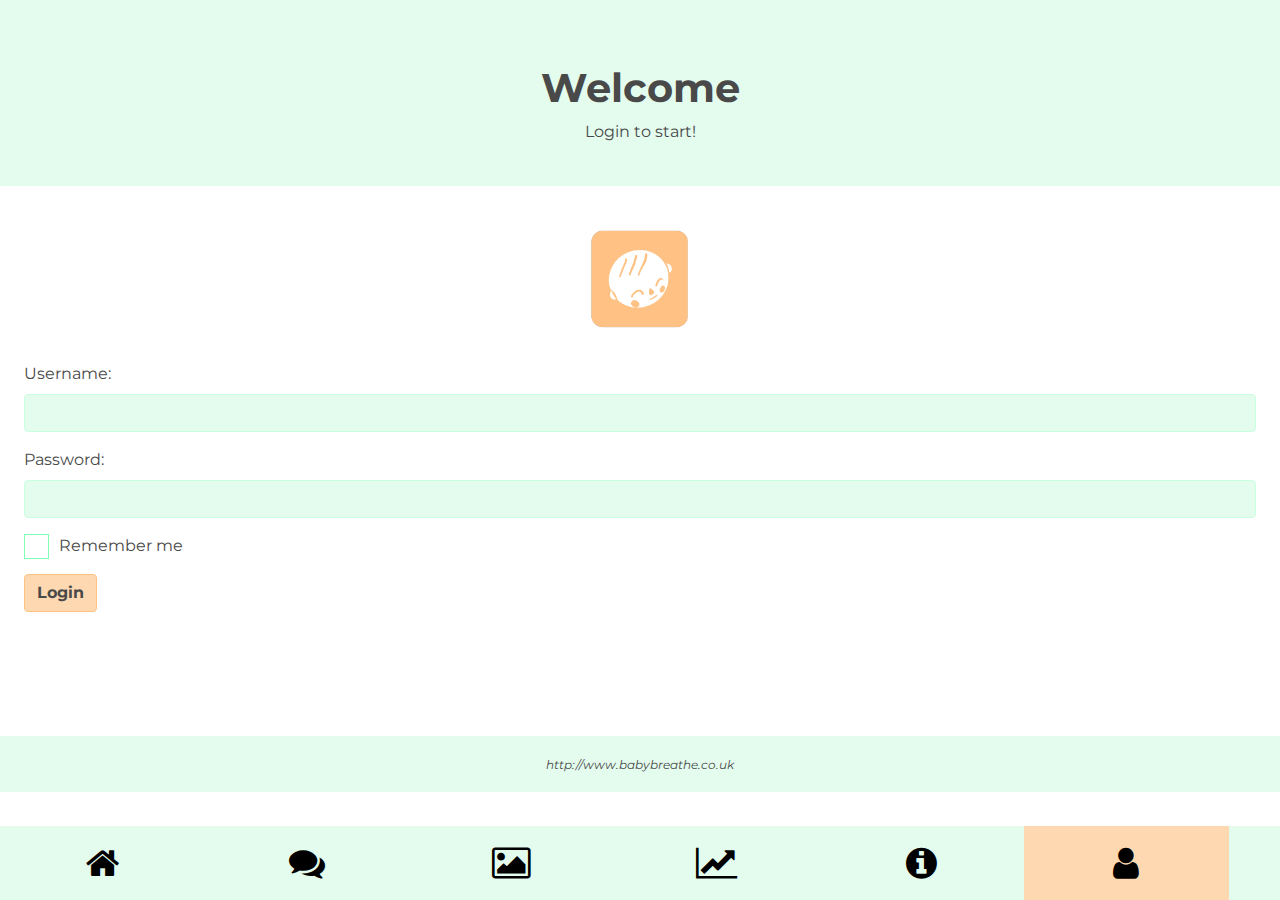
<file: HCI_site/Source_Code/index.html>
﻿<!DOCTYPE html>

<html lang="en" xmlns="http://www.w3.org/1999/xhtml">
<head>
    <!--Required meta tags-->
    <meta charset="utf-8" />
    <meta name="viewport" content="width=device-width, initial-scale=1, shrink-to-fit=no">

    <!--Bootstrap-->
    <link rel="stylesheet" href="https://stackpath.bootstrapcdn.com/bootstrap/4.3.1/css/bootstrap.min.css" integrity="sha384-ggOyR0iXCbMQv3Xipma34MD+dH/1fQ784/j6cY/iJTQUOhcWr7x9JvoRxT2MZw1T" crossorigin="anonymous">

    <!--CSS files-->
    <link rel="stylesheet" href="styles/styles.css" />
    <link rel="stylesheet" href="https://fonts.googleapis.com/css?family=Montserrat">
        <link rel="stylesheet" href="https://cdnjs.cloudflare.com/ajax/libs/font-awesome/4.7.0/css/font-awesome.min.css">

    <title>BabyBreathe - Login</title>
</head>
<body>
            <div class="icon-bar">
  <a  href=homepage.html><i class="fa fa-home"></i></a> 
  <a href="forum.html"><i class="fa fa-comments"></i></a> 
  <a href="#"><i class="fa fa-image"></i></a> 
  <a href="stats.html"><i class="fa fa-line-chart"></i></a>
  <a href="facts.html"><i class="fa fa-info-circle"></i></a> 
    <a class="active" href="index.html"><i class="fa fa-user"></i></a> 
</div>
    
    <div class="content">
    <div class="jumbotron jumbotron-fluid text-center">
        <div class="container-fluid">
            <h1>Welcome</h1>
            <p>Login to start!</p>
        </div>
    </div>
    
    


    <div class="d-flex justify-content-center" id="logo">
        <img src="images\Logo.png" alt="Baby breathe logo" style="width:100px; height:100px" vspace="10">
    </div>
    <form class="p-4">
        <div class="form-group">
            <label for="uname">Username:</label>
            <input type="text" class="form-control" id="uname">
        </div>
        <div class="form-group">
            <label for="pwd">Password:</label>
            <input type="password" class="form-control" id="pwd">
        </div>
        <div class="form-group form-check p-0">
            <label class="form-check-label">
                <input class="form-check-input" type="checkbox"> Remember me
                <span class="checkmark"></span>
            </label>
        </div>
        <div>
            <button type="submit" class="btn">Login</button>
        </div>
    </form>

    </div>
    <footer class="p-3" id="login_footer">
        <div class="text-center">
            <a href="http://www.babybreathe.co.uk">http://www.babybreathe.co.uk</a>
        </div>
    </footer>

    <!--Bootstrap JS depenencies-->
    <script src="https://code.jquery.com/jquery-3.4.1.slim.min.js" integrity="sha256-pasqAKBDmFT4eHoN2ndd6lN370kFiGUFyTiUHWhU7k8=" crossorigin="anonymous"></script>
    <script src="https://cdnjs.cloudflare.com/ajax/libs/popper.js/1.14.7/umd/popper.min.js" integrity="sha384-UO2eT0CpHqdSJQ6hJty5KVphtPhzWj9WO1clHTMGa3JDZwrnQq4sF86dIHNDz0W1" crossorigin="anonymous"></script>
    <script src="https://stackpath.bootstrapcdn.com/bootstrap/4.3.1/js/bootstrap.min.js" integrity="sha384-JjSmVgyd0p3pXB1rRibZUAYoIIy6OrQ6VrjIEaFf/nJGzIxFDsf4x0xIM+B07jRM" crossorigin="anonymous"></script>

    <!--JS files-->
    <script async src="./javascript/index.js"></script>
</body>
</html>
</file>
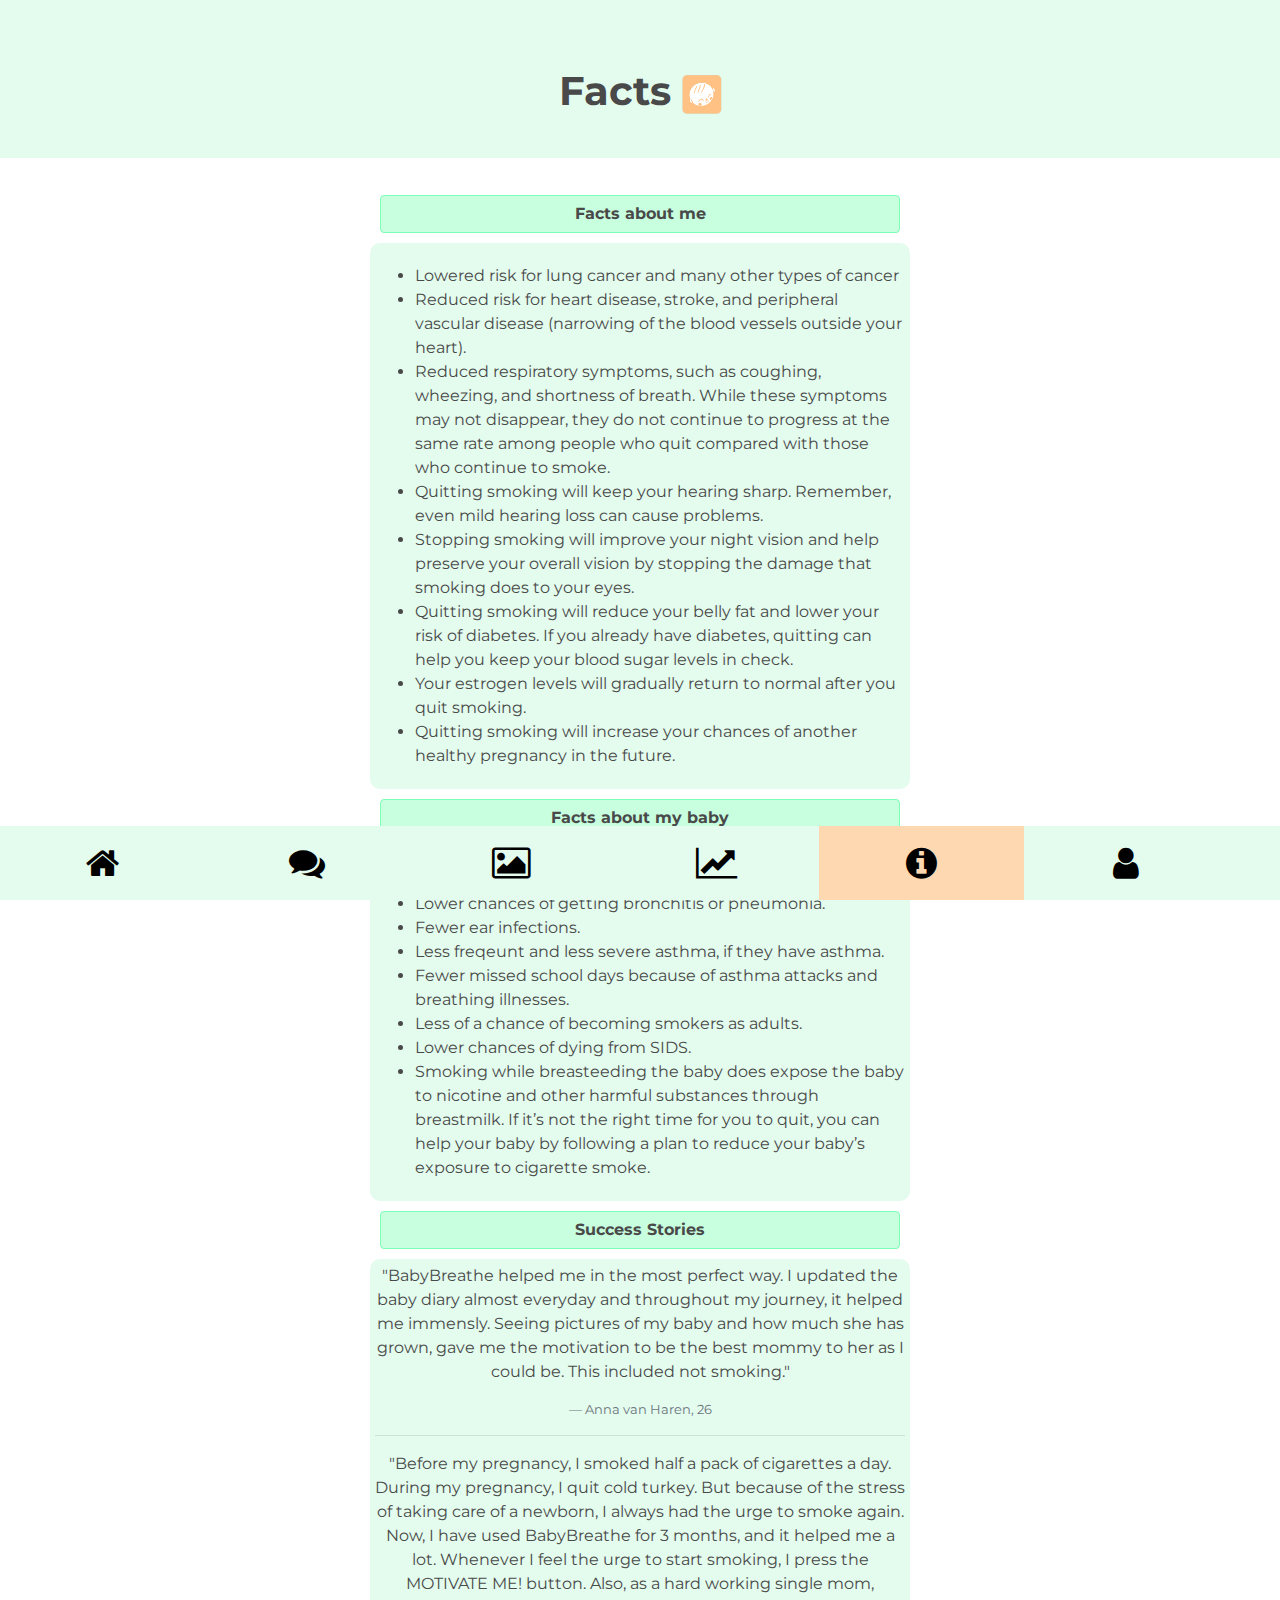
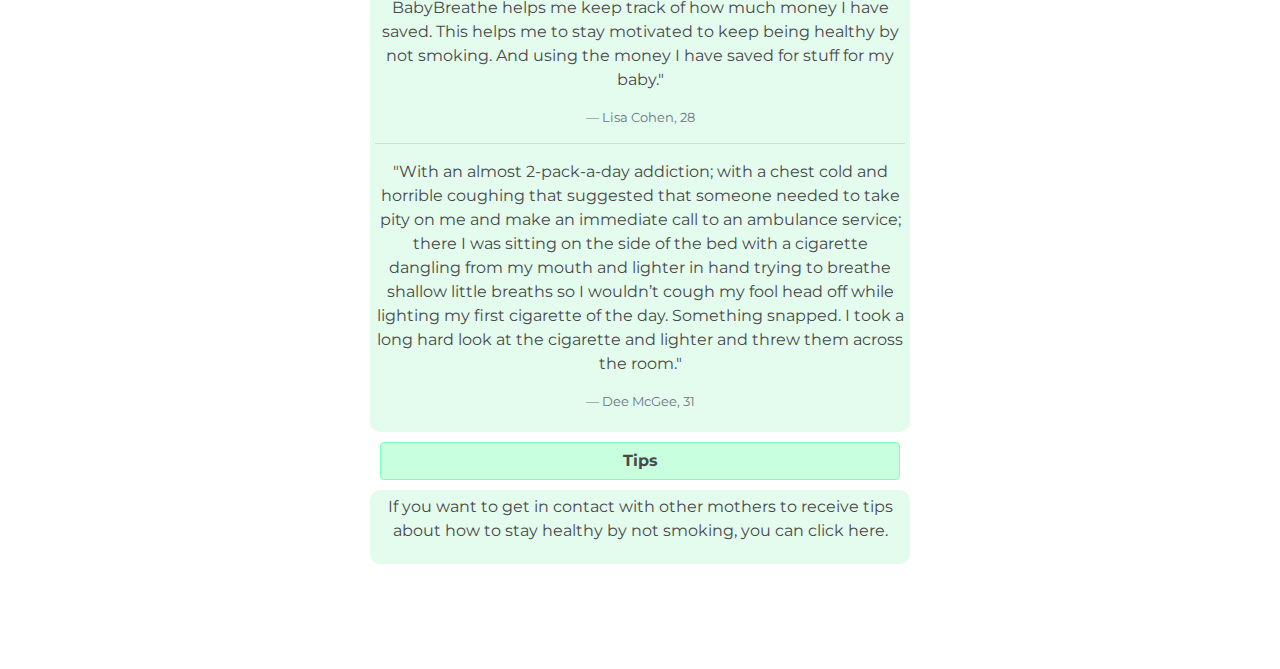
<file: HCI_site/Source_Code/facts.html>
﻿
<!DOCTYPE html>

<html lang="en" xmlns="http://www.w3.org/1999/xhtml">
    <head>
        <!--Required meta tags-->
        <meta charset="utf-8" />
        <meta name="viewport" content="width=device-width, initial-scale=1, shrink-to-fit=no">

        <!--Bootstrap-->
        <link rel="stylesheet" href="https://stackpath.bootstrapcdn.com/bootstrap/4.3.1/css/bootstrap.min.css" integrity="sha384-ggOyR0iXCbMQv3Xipma34MD+dH/1fQ784/j6cY/iJTQUOhcWr7x9JvoRxT2MZw1T" crossorigin="anonymous">

        <!--CSS files-->
        <link rel="stylesheet" href="styles/styles.css" />
        <link rel="stylesheet" href="https://fonts.googleapis.com/css?family=Montserrat">
        <link rel="stylesheet" href="https://cdnjs.cloudflare.com/ajax/libs/font-awesome/4.7.0/css/font-awesome.min.css">

        <title>BabyBreathe - Facts</title>
    </head>
    <body>
        
                        <div class="icon-bar">
  <a href=homepage.html><i class="fa fa-home"></i></a> 
  <a href="forum.html"><i class="fa fa-comments"></i></a> 
  <a href="#"><i class="fa fa-image"></i></a> 
  <a href="stats.html"><i class="fa fa-line-chart"></i></a>
  <a class="active" href="facts.html"><i class="fa fa-info-circle"></i></a> 
    <a href="index.html"><i class="fa fa-user"></i></a> 
</div>
        
        <div class="content">
        <div class="jumbotron jumbotron-fluid text-center">
            <div class="container">
                <h1>Facts <img src="images\Logo.png" alt="Baby breathe logo" style="width:40px;height:40px" vspace="10"></h1>
            </div>
        </div>
        


        <div class="container">

            <div class="row justify-content-center">
                <div class="col-sm-6 padded">
                    <button type="button" class="btn btn2 btn-block text-center" id="MommyFacts" onclick="toggleHideElement('#MommyFactsText')">Facts about me</button>
                </div>
            </div>

            <div class="row justify-content-center">
                <div class="col-sm-6">
                    <div id="MommyFactsText" class="factstext">
                        <p>
                            <ul>
                                <li>Lowered risk for lung cancer and many other types of cancer</li>
                                <li>Reduced risk for heart disease, stroke, and peripheral vascular disease (narrowing of the blood vessels outside your heart).</li>
                                <li>Reduced respiratory symptoms, such as coughing, wheezing, and shortness of breath. While these symptoms may not disappear, they do not continue to progress at the same rate among people who quit compared with those who continue to smoke. </li>
                                <li>Quitting smoking will keep your hearing sharp. Remember, even mild hearing loss can cause problems. </li>
                                <li>Stopping smoking will improve your night vision and help preserve your overall vision by stopping the damage that smoking does to your eyes. </li>
                                <li>Quitting smoking will reduce your belly fat and lower your risk of diabetes. If you already have diabetes, quitting can help you keep your blood sugar levels in check.</li>
                                <li>Your estrogen levels will gradually return to normal after you quit smoking. </li>
                                <li>Quitting smoking will increase your chances of another healthy pregnancy in the future. </li>
                            </ul>
                        </p>
                    </div>
                </div>
            </div>

            <div class="row justify-content-center">
                <div class="col-sm-6 padded">
                    <button type="button" class="btn btn2 btn-block text-center" id="BabyFacts" onclick="toggleHideElement('#BabyFactsText')">Facts about my baby</button>
                </div>
            </div>

            <div class="row justify-content-center">
                <div class="col-sm-6">
                    <div id="BabyFactsText" class="factstext">
                        <p>
                            <ul>
                                <li>Fewer coughs and chest colds.</li>
                                <li>Lower chances of getting bronchitis or pneumonia.</li>
                                <li>Fewer ear infections.</li>
                                <li>Less freqeunt and less severe asthma, if they have asthma.</li>
                                <li>Fewer missed school days because of asthma attacks and breathing illnesses.</li>
                                <li>Less of a chance of becoming smokers as adults.</li>
                                <li>Lower chances of dying from SIDS.</li>
                                <li>Smoking while breasteeding the baby does expose the baby to nicotine and other harmful substances through breastmilk. If it’s not the right time for you to quit, you can help your baby by following a plan to reduce your baby’s exposure to cigarette smoke.</li>
                            </ul>
                        </p>
                    </div>
                </div>
            </div>

            <div class="row justify-content-center">
                <div class="col-sm-6 padded">
                    <button type="button" class="btn btn2 btn-block text-center" id="SuccessStories" onclick="toggleHideElement('#SuccessStoriesText')">Success Stories</button>
                </div>
            </div>

            <div class="row justify-content-center">
                <div class="col-sm-6">
                    <div id="SuccessStoriesText" class="factstext">
                        <blockquote class="blockquote text-center">
                            <p>"BabyBreathe helped me in the most perfect way. I updated the baby diary almost everyday and throughout my journey, it helped me immensly. Seeing pictures of my baby and how much she has grown, gave me the motivation to be the best mommy to her as I could be. This included not smoking."</p>
                            <footer class="blockquote-footer">Anna van Haren, 26</footer>
                        </blockquote>
                        <hr />
                        <blockquote class="blockquote text-center">
                            <p>"Before my pregnancy, I smoked half a pack of cigarettes a day. During my pregnancy, I quit cold turkey. But because of the stress of taking care of a newborn, I always had the urge to smoke again. Now, I have used BabyBreathe for 3 months, and it helped me a lot. Whenever I feel the urge to start smoking, I press the MOTIVATE ME! button. Also, as a hard working single mom, BabyBreathe helps me keep track of how much money I have saved. This helps me to stay motivated to keep being healthy by not smoking. And using the money I have saved for stuff for my baby."</p>
                            <footer class="blockquote-footer">Lisa Cohen, 28</footer>
                        </blockquote>
                        <hr />
                        <blockquote class="blockquote text-center">
                            <p>"With an almost 2-pack-a-day addiction; with a chest cold and horrible coughing that suggested that someone needed to take pity on me and make an immediate call to an ambulance service; there I was sitting on the side of the bed with a cigarette dangling from my mouth and lighter in hand trying to breathe shallow little breaths so I wouldn’t cough my fool head off while lighting my first cigarette of the day. Something snapped. I took a long hard look at the cigarette and lighter and threw them across the room."</p>
                            <footer class="blockquote-footer">Dee McGee, 31</footer>
                        </blockquote>
                    </div>
                </div>
            </div>

            <div class="row justify-content-center">
                <div class="col-sm-6 padded">
                    <button type="button" class="btn btn2 btn-block text-center" id="Tips" onclick="toggleHideElement('#TipsText')">Tips</button>
                </div>
            </div>

            <div class="row justify-content-center">
                <div class="col-sm-6">
                    <div id="TipsText" class="factstext text-center">
                        <p>If you want to get in contact with other mothers to receive tips about how to stay healthy by not smoking, you can click here.</p> <!--link naar discussion form hier-->
                    </div>
                </div>
            </div>
        </div>

            <!--Bootstrap JS depenencies-->
            <script src="https://code.jquery.com/jquery-3.4.1.slim.min.js" integrity="sha256-pasqAKBDmFT4eHoN2ndd6lN370kFiGUFyTiUHWhU7k8=" crossorigin="anonymous"></script>
            <script src="https://cdnjs.cloudflare.com/ajax/libs/popper.js/1.14.7/umd/popper.min.js" integrity="sha384-UO2eT0CpHqdSJQ6hJty5KVphtPhzWj9WO1clHTMGa3JDZwrnQq4sF86dIHNDz0W1" crossorigin="anonymous"></script>
            <script src="https://stackpath.bootstrapcdn.com/bootstrap/4.3.1/js/bootstrap.min.js" integrity="sha384-JjSmVgyd0p3pXB1rRibZUAYoIIy6OrQ6VrjIEaFf/nJGzIxFDsf4x0xIM+B07jRM" crossorigin="anonymous"></script>

            <!--JS files-->
            <script async src="javascript/index.js"></script>
    </body>
</html>
</file>
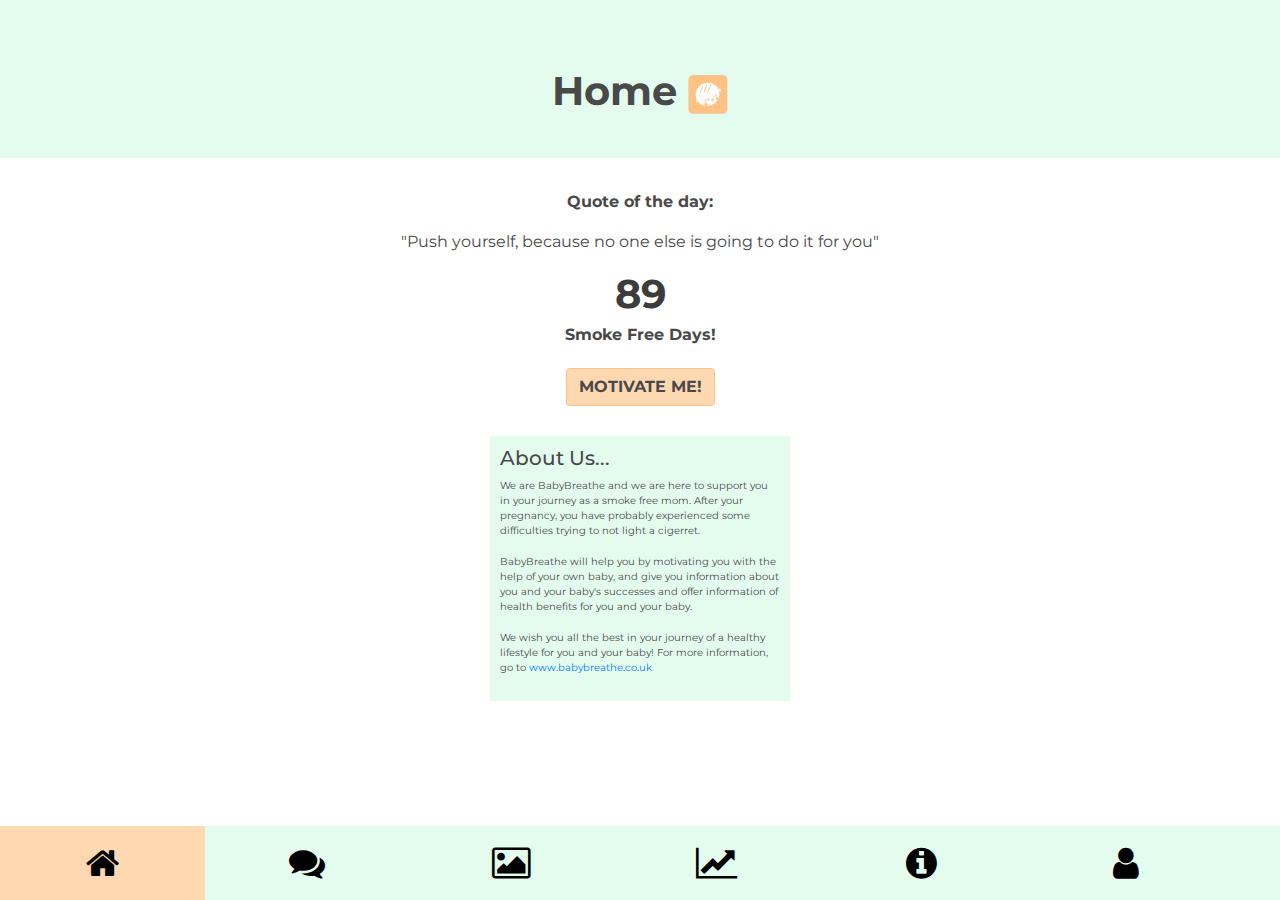
<file: HCI_site/Source_Code/homepage.html>
﻿<!DOCTYPE html>

<html lang="en" xmlns="http://www.w3.org/1999/xhtml">
    <head>
        <!--Required meta tags-->
        <meta charset="utf-8" />
        <meta name="viewport" content="width=device-width, initial-scale=1, shrink-to-fit=no">

        <!--Bootstrap-->
        <link rel="stylesheet" href="https://stackpath.bootstrapcdn.com/bootstrap/4.3.1/css/bootstrap.min.css" integrity="sha384-ggOyR0iXCbMQv3Xipma34MD+dH/1fQ784/j6cY/iJTQUOhcWr7x9JvoRxT2MZw1T" crossorigin="anonymous">

        <!--CSS files-->
        <link rel="stylesheet" href="styles/styles.css" />
        <link rel="stylesheet" href="https://fonts.googleapis.com/css?family=Montserrat">
        <link rel="stylesheet" href="https://cdnjs.cloudflare.com/ajax/libs/font-awesome/4.7.0/css/font-awesome.min.css">

        <title>BabyBreathe - Homepage</title>
    </head>
    <body>
        <div class="content">
        <div class="jumbotron jumbotron-fluid text-center">
            <div class="container">
            <h1>Home <img src="images\Logo.png" alt="Baby breathe logo" style="width:40px;height:40px" vspace="10"></h1>
            </div>
        </div>
        <p class="font-weight-bold text-center">Quote of the day: </p>
        <blockquote class="blockquote text-center">
            "Push yourself, because no one else is going to do it for you"
        </blockquote>


        <div class="stats1">
            <p class="h1 mb-0" id="n-days"><strong>89</strong></p>
            <p class="font-weight-bold">Smoke Free Days!</p>
        </div>
        
        <button type="button" class="btn" id="motivatebutton" >MOTIVATE ME!</button>  <!--Gaat naar FACTS als je erop klikt-->

        <div class="AboutUs mx-auto">
            <h5>About Us...</h5>
            <p> We are BabyBreathe and we are here to support you in your journey as a smoke free mom. After your pregnancy, you have probably experienced some difficulties trying to not light a cigerret. </p>
            <p> BabyBreathe will help you by motivating you with the help of your own baby, and give you information about you and your baby's successes and offer information of health benefits for you and your baby. </p> 
            <p> We wish you all the best in your journey of a healthy lifestyle for you and your baby! For more information, go to <a href="https://www.babybreathe.co.uk/">www.babybreathe.co.uk</a></p>
        </div>
        </div>
        
        
        <div class="icon-bar">
  <a class="active" href=homepage.html><i class="fa fa-home"></i></a> 
  <a href="forum.html"><i class="fa fa-comments"></i></a> 
  <a href="#"><i class="fa fa-image"></i></a> 
  <a href="stats.html"><i class="fa fa-line-chart"></i></a>
  <a href="facts.html"><i class="fa fa-info-circle"></i></a> 
    <a href="index.html"><i class="fa fa-user"></i></a> 
</div>

        <!--Bootstrap JS depenencies-->
        <script src="https://code.jquery.com/jquery-3.4.1.slim.min.js" integrity="sha256-pasqAKBDmFT4eHoN2ndd6lN370kFiGUFyTiUHWhU7k8=" crossorigin="anonymous"></script>
        <script src="https://cdnjs.cloudflare.com/ajax/libs/popper.js/1.14.7/umd/popper.min.js" integrity="sha384-UO2eT0CpHqdSJQ6hJty5KVphtPhzWj9WO1clHTMGa3JDZwrnQq4sF86dIHNDz0W1" crossorigin="anonymous"></script>
        <script src="https://stackpath.bootstrapcdn.com/bootstrap/4.3.1/js/bootstrap.min.js" integrity="sha384-JjSmVgyd0p3pXB1rRibZUAYoIIy6OrQ6VrjIEaFf/nJGzIxFDsf4x0xIM+B07jRM" crossorigin="anonymous"></script>

        <!--JS files-->
        <script async src="./javascript/index.js"></script>
    </body>
</html>
</file>
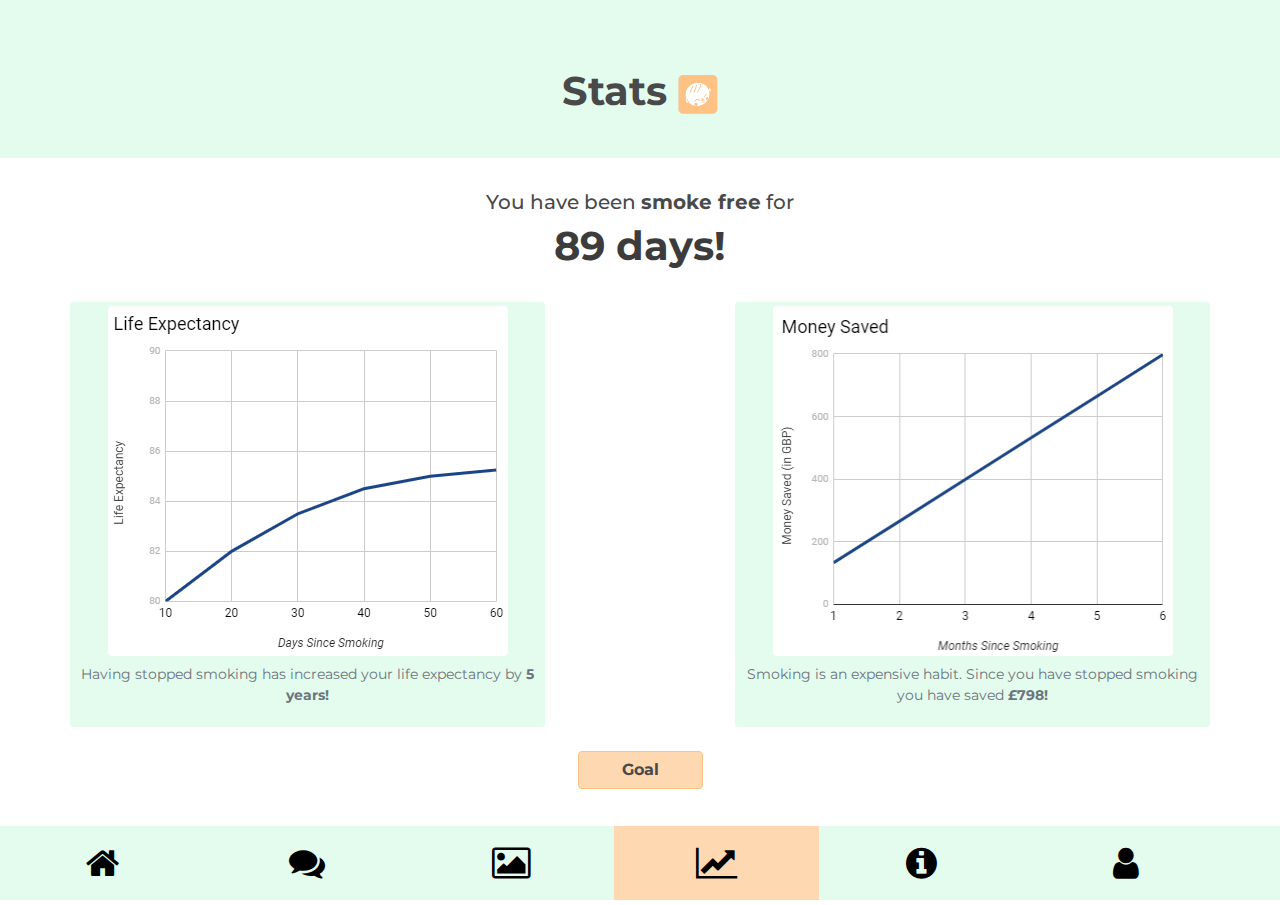
<file: HCI_site/Source_Code/stats.html>
﻿<!DOCTYPE html>

<html lang="en" xmlns="http://www.w3.org/1999/xhtml">
    <head>
        <!--Required meta tags-->
        <meta charset="utf-8" />
        <meta name="viewport" content="width=device-width, initial-scale=1, shrink-to-fit=no">

        <!--Bootstrap-->
        <link rel="stylesheet" href="https://stackpath.bootstrapcdn.com/bootstrap/4.3.1/css/bootstrap.min.css" integrity="sha384-ggOyR0iXCbMQv3Xipma34MD+dH/1fQ784/j6cY/iJTQUOhcWr7x9JvoRxT2MZw1T" crossorigin="anonymous">

        <!--CSS files-->
        <link rel="stylesheet" href="styles/styles.css" />
        <link rel="stylesheet" href="https://fonts.googleapis.com/css?family=Montserrat">
        <link rel="stylesheet" href="https://cdnjs.cloudflare.com/ajax/libs/font-awesome/4.7.0/css/font-awesome.min.css">

        <title>BabyBreathe - Stats</title>
    </head>
    <body>

                           <div class="icon-bar">
  <a  href=homepage.html><i class="fa fa-home"></i></a> 
  <a href="forum.html"><i class="fa fa-comments"></i></a> 
  <a href="#"><i class="fa fa-image"></i></a> 
  <a class="active" href="stats.html"><i class="fa fa-line-chart"></i></a>
  <a href="facts.html"><i class="fa fa-info-circle"></i></a> 
    <a  href="index.html"><i class="fa fa-user"></i></a> 
</div>
        
        <div class="content">
        
                <div class="jumbotron jumbotron-fluid text-center">
                    <div class="container">
                    <h1>Stats <img src="images\Logo.png" alt="Baby breathe logo" style="width:40px;height:40px" vspace="10"></h1>
                    </div>
                </div>


        
        <div class="pl-5 pr-5 pb-3">
            <div class="container">
                <div class="row justify-content-center">
                    <div class="col-sm-4 text-center">
                        <p class="h5">You have been <strong>smoke free</strong> for</p>
                    </div>
                    <div class="w-100"></div>
                    <div class="col-sm-4 text-center">
                        <p class="h1" id="n-days"><strong>89 days!</strong></p>
                    </div>

                </div>
                <div class="row justify-content-between" id="statistics">
                    <div class="col-sm-5 mt-4 mb-4 p-1 rounded">
                        <figure class="figure text-center">
                            <img src="images/Life_Expectancy.png" class="figure-img img-fluid rounded" alt="A line diagram indicating the increase in life expectancy.">
                            <figcaption class="figure-caption">Having stopped smoking has increased your life expectancy by <strong>5 years!</strong></figcaption>
                        </figure>
                    </div>
                    <div class="col-sm-5 mt-4 mb-4 p-1 rounded">
                        <figure class="figure text-center">
                            <img src="images/Money_Saved.png" class="figure-img img-fluid rounded" alt="A line diagram indicating the money saved by not smoking.">
                            <figcaption class="figure-caption">Smoking is an expensive habit. Since you have stopped smoking you have saved <strong>&pound798!</strong></figcaption>
                        </figure>
                    </div>
                </div>
            </div>
            <form class="">
                <div class="container">
                    <div class="row justify-content-center">
                        <div class="col-sm-*">
                            <button type="submit" class="btn" id="goal-btn">Goal</button>
                        </div>
                    </div>
                </div>
            </form>
        </div>
            </div>

        <!--Bootstrap JS depenencies-->
        <script src="https://code.jquery.com/jquery-3.4.1.slim.min.js" integrity="sha256-pasqAKBDmFT4eHoN2ndd6lN370kFiGUFyTiUHWhU7k8=" crossorigin="anonymous"></script>
        <script src="https://cdnjs.cloudflare.com/ajax/libs/popper.js/1.14.7/umd/popper.min.js" integrity="sha384-UO2eT0CpHqdSJQ6hJty5KVphtPhzWj9WO1clHTMGa3JDZwrnQq4sF86dIHNDz0W1" crossorigin="anonymous"></script>
        <script src="https://stackpath.bootstrapcdn.com/bootstrap/4.3.1/js/bootstrap.min.js" integrity="sha384-JjSmVgyd0p3pXB1rRibZUAYoIIy6OrQ6VrjIEaFf/nJGzIxFDsf4x0xIM+B07jRM" crossorigin="anonymous"></script>

        <!--JS files-->
        <script async src="./javascript/index.js"></script>
    </body>
</html>
</file>
<file: HCI_site/Source_Code/styles/styles.css>
﻿body {
    color:rgb(73, 73, 73);
    font-family: 'Montserrat';
}

h1 {
    font-weight: bolder;
}

.jumbotron {
    background-color:rgb(227, 252, 238);
    padding-top: 5%;
    padding-bottom: 2%;
    -webkit-background-size: cover;
    -moz-background-size: cover;
    background-size: cover;
    -o-background-size: cover;
}

#uname {
    background-color:rgb(227, 252, 238);
    border-color:rgb(199, 255, 223);
}

#uname:focus {
    box-shadow: none;
    border-color:rgb(126, 255, 182);
}

#pwd {
    background-color:rgb(227, 252, 238);
    border-color:rgb(199, 255, 223);
}

#pwd:focus {
    box-shadow: none;
    border-color:rgb(126, 255, 182);
}

.btn {
    background-color:rgb(254, 216, 177);
    border-color:rgb(255, 194, 132);
    color:rgb(73, 73, 73);
    font-weight: bolder;
}

.btn:active {
    background-color:rgb(255, 194, 132);
    border-color:rgb(254, 216, 177);
    box-shadow: none;
}

.btn:focus {
    box-shadow: none;
}

.btn:hover {
    color: rgb(73, 73, 73);
}

.form-check-label {
    display: block;
    position: relative;
    padding-left: 35px;
    margin-bottom: 12px;
    cursor: pointer;
    -webkit-user-select: none;
    -moz-user-select: none;
    -ms-user-select: none;
    user-select: none;
  }
  
  /* Hide the browser's default checkbox */
  .form-check-label input {
    position: absolute;
    opacity: 0;
    cursor: pointer;
    height: 0;
    width: 0;
  }
  
  /* Create a custom checkbox */
  .checkmark {
    position: absolute;
    top: 0;
    left: 0;
    height: 25px;
    width: 25px;
    background-color:rgb(255,255,255);
    border-style: solid;
    border-width: 1px;
    border-color: rgb(126, 255, 182);
  }
  
  /* When the checkbox is checked, add a blue background */
  .form-check-label input:checked ~ .checkmark {
    background-color:rgb(199, 255, 223);
    border-color: rgb(126, 255, 182);
  }
  
  /* Create the checkmark/indicator (hidden when not checked) */
  .checkmark:after {
    content: "";
    position: absolute;
    display: none;
  }
  
  /* Show the checkmark when checked */
  .form-check-label input:checked ~ .checkmark:after {
    display: block;
  }
  
  /* Style the checkmark/indicator */
  .form-check-label .checkmark:after {
    left: 8px;
    top: 5px;
    width: 7px;
    height: 11px;
    border: solid white;
    border-width: 0 3px 3px 0;
    -webkit-transform: rotate(45deg);
    -ms-transform: rotate(45deg);
    transform: rotate(45deg);
  }

#login_footer div a {
    color: rgb(73, 73, 73);
    font-family: 'Montserrat';
    font-style: italic;
    font-size: 75%;
}

#login_footer {
    background-color: rgb(227, 252, 238);
}

#statistics .col-sm-5 {
    background-color: rgb(227, 252, 238);
}

#n-days {
    color: rgb(60, 60, 60);
}

#goal-btn {
    width: 125px;
}

/* CSS for the homepage */

#Quote {
    font-size: 15px;
}

.stats1 {
    text-align: center;
    line-height: 26pt;
}

#days {
    margin-top: 30px;
    color: rgb(126,255,182);
    font-size: 70px;
    font-weight: bold;
    line-height: 26pt;
}

#motivatebutton { 
    margin: 0 auto;
    margin-top: 10px;
    margin-bottom: 30px;
    display: flex;
}

.AboutUs {
    background-color: rgb(227, 252, 238);
    width: 300px;
    margin: 10px;
    font-size: 10px;
    padding: 10px
}

/* CSS for the factspage */ 
.btn2 {
    background-color: rgb(199, 255, 223);
    border-color: rgb(126, 255, 182);
    color: rgb(73, 73, 73);
    margin-top: 5px;
    margin-bottom: 5px;
}

.btn2:active {
    background-color: rgb(126, 255, 182);
    border-color: rgb(126, 255, 182);
}

.padded {
    padding-left: 25px;
    padding-right: 25px;
}

.factstext {
    background-color: rgb(227, 252, 238);
    border-radius: 10px;
    padding: 5px;
    margin-top: 5px;
    margin-bottom: 5px;
}

.blockquote {
    font-size: 1rem;
}


.icon-bar {
  position: fixed;
  bottom: 0;
  width: 100%;
  background-color: rgb(227, 252, 238);
  overflow: auto;
    z-index: 1000;
    border-top: 10px;
    border-color: white;
}

.icon-bar a {
	
	float: left;
  width: 16%;
  text-align: center;
  padding: 10px 0;
  transition: all 0.3s ease;
  color: black;
  font-size: 36px;
}

.icon-bar a:hover {
  background-color: rgb(126, 255, 182);
}

.active {
  background-color: rgb(254, 216, 177);
}

.content {
    margin-bottom: 100px;
    position: sticky;
}
</file>
